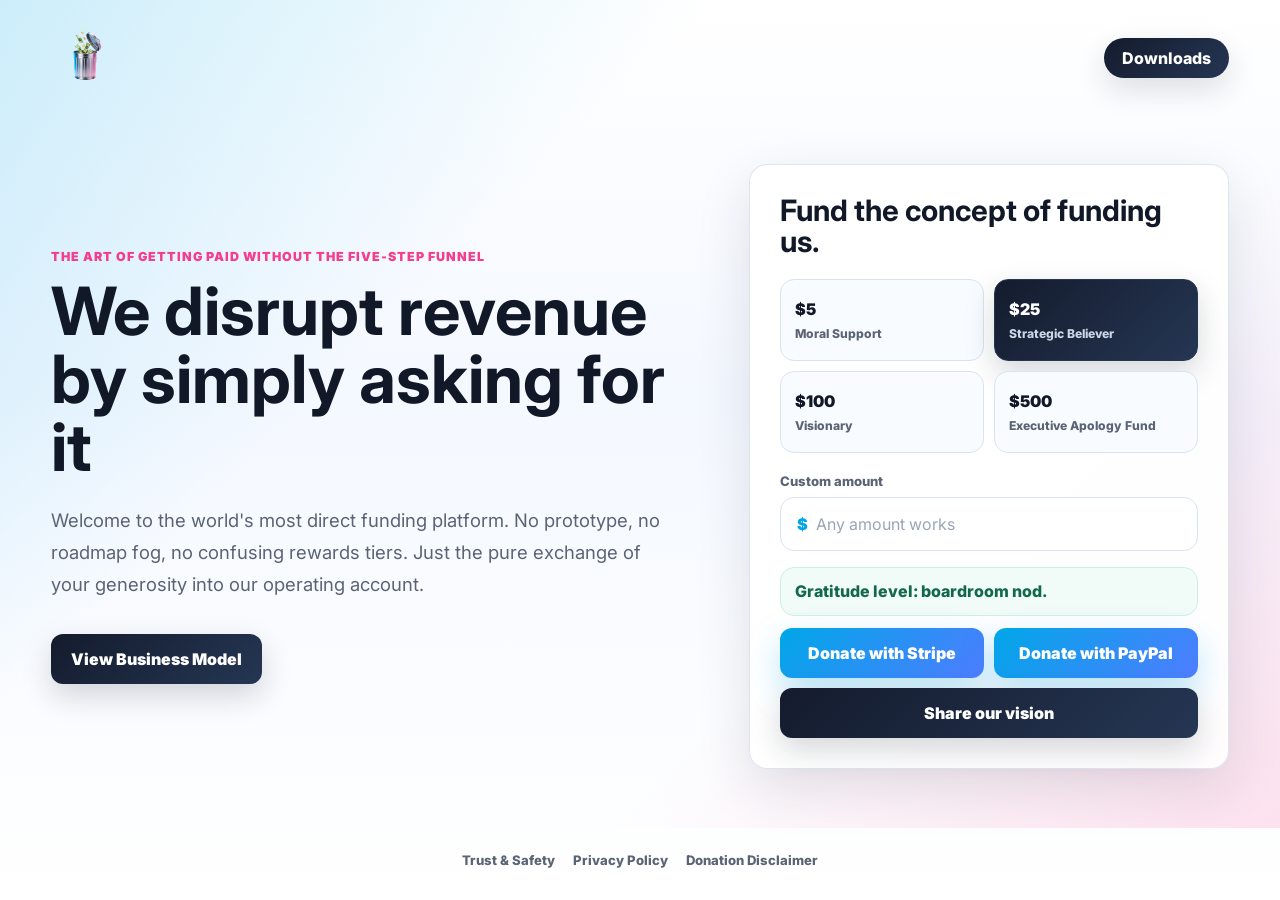
<file: index.html>
<!doctype html>
<html lang="en">
  <head>
    <meta charset="utf-8">
    <meta name="viewport" content="width=device-width, initial-scale=1">
    <title>iAcceptDonations.com: I Accept Donations Online</title>
    <meta
      name="description"
      content="The art of getting paid without the five-step funnel. We disrupt revenue by simply asking for it. Welcome to the world's most direct funding platform."
    >
    <link rel="canonical" href="https://www.iacceptdonations.com/">
    <meta property="og:type" content="website">
    <meta property="og:url" content="https://www.iacceptdonations.com/">
    <meta property="og:title" content="iAcceptDonations.com: I Accept Donations Online">
    <meta
      property="og:description"
      content="The art of getting paid without the five-step funnel. We disrupt revenue by simply asking for it. Welcome to the world's most direct funding platform."
    >
    <meta property="og:image" content="https://www.iacceptdonations.com/assets/stripe-money-trash-product-1024.jpg">
    <meta name="twitter:card" content="summary_large_image">
    <meta name="twitter:title" content="iAcceptDonations.com: I Accept Donations Online">
    <meta
      name="twitter:description"
      content="The art of getting paid without the five-step funnel. We disrupt revenue by simply asking for it. Welcome to the world's most direct funding platform."
    >
    <meta name="twitter:image" content="https://www.iacceptdonations.com/assets/stripe-money-trash-product-1024.jpg">
    <link rel="preconnect" href="https://fonts.googleapis.com">
    <link rel="preconnect" href="https://fonts.gstatic.com" crossorigin>
    <link
      href="https://fonts.googleapis.com/css2?family=Inter:wght@500;600;700;800;900&display=swap"
      rel="stylesheet"
    >
    <link rel="icon" href="/favicon.ico" sizes="any">
    <link rel="icon" href="/assets/favicon-48.png" type="image/png" sizes="48x48">
    <link rel="icon" href="/assets/favicon-96.png" type="image/png" sizes="96x96">
    <link rel="icon" href="/assets/favicon-192.png" type="image/png" sizes="192x192">
    <link rel="apple-touch-icon" href="/assets/favicon-192.png">
    <link rel="stylesheet" href="styles.css">
    <script async src="https://www.googletagmanager.com/gtag/js?id=G-SYH6QR9T3F"></script>
    <script>
      window.dataLayer = window.dataLayer || [];
      function gtag(){dataLayer.push(arguments);}
      gtag('js', new Date());
      gtag('config', 'G-SYH6QR9T3F');
    </script>
    <script type="application/ld+json">
      {
        "@context": "https://schema.org",
        "@graph": [
          {
            "@type": "WebSite",
            "@id": "https://www.iacceptdonations.com/#website",
            "name": "iAcceptDonations.com",
            "url": "https://www.iacceptdonations.com/",
            "description": "The art of getting paid without the five-step funnel. We disrupt revenue by simply asking for it. Welcome to the world's most direct funding platform.",
            "publisher": {
              "@id": "https://www.iacceptdonations.com/#organization"
            },
            "inLanguage": "en-US"
          },
          {
            "@type": "Organization",
            "@id": "https://www.iacceptdonations.com/#organization",
            "name": "I Accept Donations",
            "url": "https://www.iacceptdonations.com/",
            "logo": {
              "@type": "ImageObject",
              "url": "https://www.iacceptdonations.com/assets/stripe-money-trash-product-1024.jpg"
            }
          },
          {
            "@type": "WebPage",
            "@id": "https://www.iacceptdonations.com/#webpage",
            "url": "https://www.iacceptdonations.com/",
            "name": "iAcceptDonations.com: I Accept Donations Online",
            "description": "The art of getting paid without the five-step funnel. We disrupt revenue by simply asking for it. Welcome to the world's most direct funding platform.",
            "isPartOf": {
              "@id": "https://www.iacceptdonations.com/#website"
            },
            "about": {
              "@id": "https://www.iacceptdonations.com/#organization"
            },
            "inLanguage": "en-US"
          }
        ]
      }
    </script>
  </head>
  <body>
    <main class="page-shell">
      <section class="hero" aria-labelledby="page-title">
        <nav class="topbar" aria-label="Main navigation">
          <a class="brand" href="index.html" aria-label="iAcceptDonations.com home">
            <img class="brand-icon" src="assets/brand-trash-logo-128.png" alt="iAcceptDonations.com" width="68" height="68">
          </a>
          <a class="nav-downloads" href="downloads.html">Downloads</a>
        </nav>

        <div class="hero-grid">
          <div class="hero-copy">
            <p class="eyebrow">The art of getting paid without the five-step funnel</p>
            <h1 id="page-title">We disrupt revenue by simply asking for it</h1>
            <p class="lede">
              Welcome to the world's most direct funding platform. No prototype,
              no roadmap fog, no confusing rewards tiers. Just the pure exchange
              of your generosity into our operating account.
            </p>
            <div class="hero-actions">
              <a class="button secondary" href="business-model.html">View Business Model</a>
            </div>
          </div>

          <div class="hero-panel">
            <aside class="donation-card" id="donate" aria-labelledby="donate-title">
              <div class="card-header">
                <h2 id="donate-title">Fund the concept of funding us.</h2>
              </div>

              <div class="amount-grid" role="group" aria-label="Donation amounts">
                <button class="amount-button" data-amount="5">$5<span>Moral Support</span></button>
                <button class="amount-button active" data-amount="25">$25<span>Strategic Believer</span></button>
                <button class="amount-button" data-amount="100">$100<span>Visionary</span></button>
                <button class="amount-button" data-amount="500">$500<span>Executive Apology Fund</span></button>
              </div>

              <label class="custom-label" for="custom-amount">Custom amount</label>
              <div class="custom-row">
                <span aria-hidden="true">$</span>
                <input id="custom-amount" type="number" min="1" step="1" placeholder="Any amount works">
              </div>

              <p class="gratitude" aria-live="polite">
                Gratitude level: boardroom nod.
              </p>
              <div class="payment-actions" aria-label="Donation payment options">
                <button class="button donate-button stripe" type="button" data-provider="stripe">
                  Donate with Stripe
                </button>
                <button class="button donate-button paypal" type="button" data-provider="paypal">
                  Donate with PayPal
                </button>
              </div>
              <button class="button secondary share-vision-button" type="button">
                Share our vision
              </button>
            </aside>
          </div>
        </div>
      </section>

      <footer class="site-footer" aria-label="Site legal links">
        <a href="trust-safety.html">Trust & Safety</a>
        <a href="privacy.html">Privacy Policy</a>
        <a href="donation-disclaimer.html">Donation Disclaimer</a>
      </footer>
    </main>

    <div class="toast" role="status" aria-live="polite" hidden>
      Excellent decision. A payment link can be connected here.
    </div>

    <script src="script.js"></script>
  </body>
</html>
</file>
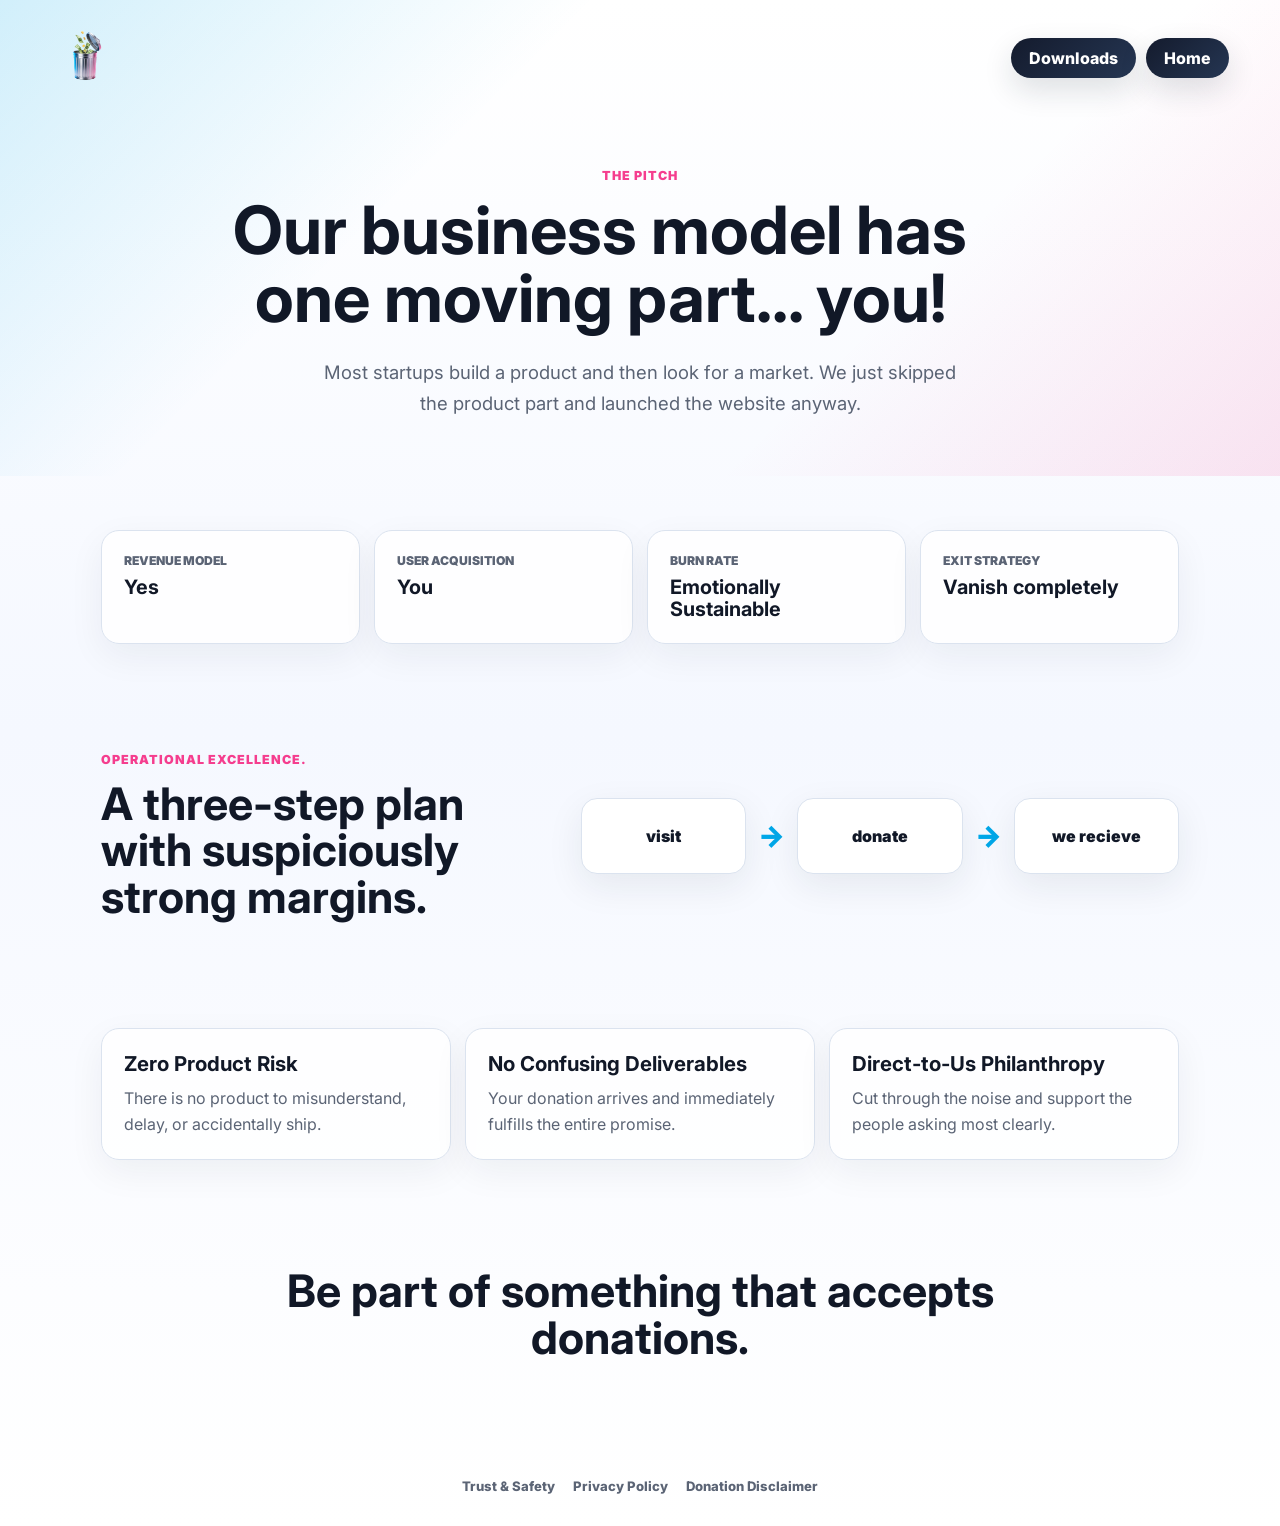
<file: business-model.html>
<!doctype html>
<html lang="en">
  <head>
    <meta charset="utf-8">
    <meta name="viewport" content="width=device-width, initial-scale=1">
    <title>Donation Business Model | iAcceptDonations.com</title>
    <meta
      name="description"
      content="A simple donation business model for a funny website built around accepting donations online."
    >
    <link rel="canonical" href="https://www.iacceptdonations.com/business-model.html">
    <meta property="og:type" content="website">
    <meta property="og:url" content="https://www.iacceptdonations.com/business-model.html">
    <meta property="og:title" content="The Business Model | iAcceptDonations.com">
    <meta
      property="og:description"
      content="Our business model has one moving part... you!"
    >
    <meta property="og:image" content="https://www.iacceptdonations.com/assets/stripe-money-trash-product-1024.jpg">
    <meta name="twitter:card" content="summary_large_image">
    <meta name="twitter:title" content="The Business Model | iAcceptDonations.com">
    <meta
      name="twitter:description"
      content="Our business model has one moving part... you!"
    >
    <meta name="twitter:image" content="https://www.iacceptdonations.com/assets/stripe-money-trash-product-1024.jpg">
    <link rel="preconnect" href="https://fonts.googleapis.com">
    <link rel="preconnect" href="https://fonts.gstatic.com" crossorigin>
    <link
      href="https://fonts.googleapis.com/css2?family=Inter:wght@500;600;700;800;900&display=swap"
      rel="stylesheet"
    >
    <link rel="icon" href="/favicon.ico" sizes="any">
    <link rel="icon" href="/assets/favicon-48.png" type="image/png" sizes="48x48">
    <link rel="icon" href="/assets/favicon-96.png" type="image/png" sizes="96x96">
    <link rel="icon" href="/assets/favicon-192.png" type="image/png" sizes="192x192">
    <link rel="apple-touch-icon" href="/assets/favicon-192.png">
    <link rel="stylesheet" href="styles.css">
    <script async src="https://www.googletagmanager.com/gtag/js?id=G-SYH6QR9T3F"></script>
    <script>
      window.dataLayer = window.dataLayer || [];
      function gtag(){dataLayer.push(arguments);}
      gtag('js', new Date());
      gtag('config', 'G-SYH6QR9T3F');
    </script>
    <script type="application/ld+json">
      {
        "@context": "https://schema.org",
        "@type": "WebPage",
        "@id": "https://www.iacceptdonations.com/business-model.html#webpage",
        "url": "https://www.iacceptdonations.com/business-model.html",
        "name": "Donation Business Model | iAcceptDonations.com",
        "description": "A simple donation business model for a funny website built around accepting donations online.",
        "isPartOf": {
          "@id": "https://www.iacceptdonations.com/#website"
        },
        "inLanguage": "en-US"
      }
    </script>
  </head>
  <body>
    <main class="page-shell business-page">
      <section class="business-hero" aria-labelledby="business-title">
        <nav class="topbar" aria-label="Business model navigation">
          <a class="brand" href="index.html" aria-label="iAcceptDonations.com home">
            <img class="brand-logo" src="assets/brand-trash-logo-128.png" alt="iAcceptDonations.com" width="68" height="68">
          </a>
          <div class="nav-actions">
            <a class="nav-downloads" href="downloads.html">Downloads</a>
            <a class="nav-downloads" href="index.html">Home</a>
          </div>
        </nav>

        <div class="business-intro">
          <p class="eyebrow">The pitch</p>
          <h1 id="business-title">Our business model has one moving part... you!</h1>
          <p class="lede">
            Most startups build a product and then look for a market. We just
            skipped the product part and launched the website anyway.
          </p>
        </div>
      </section>

      <section class="metrics" aria-label="Company metrics">
        <div>
          <span>Revenue Model</span>
          <strong>Yes</strong>
        </div>
        <div>
          <span>User Acquisition</span>
          <strong>You</strong>
        </div>
        <div>
          <span>Burn Rate</span>
          <strong>Emotionally Sustainable</strong>
        </div>
        <div>
          <span>Exit Strategy</span>
          <strong>Vanish completely</strong>
        </div>
      </section>

      <section class="model" aria-labelledby="model-title">
        <div class="section-copy">
          <p class="eyebrow">Operational excellence.</p>
          <h2 id="model-title">A three-step plan with suspiciously strong margins.</h2>
        </div>
        <div class="flow" aria-label="Donation business model">
          <div>visit</div>
          <span aria-hidden="true">&rarr;</span>
          <div>donate</div>
          <span aria-hidden="true">&rarr;</span>
          <div>we recieve</div>
        </div>
      </section>

      <section class="values" aria-label="Value propositions">
        <article>
          <h3>Zero Product Risk</h3>
          <p>There is no product to misunderstand, delay, or accidentally ship.</p>
        </article>
        <article>
          <h3>No Confusing Deliverables</h3>
          <p>Your donation arrives and immediately fulfills the entire promise.</p>
        </article>
        <article>
          <h3>Direct-to-Us Philanthropy</h3>
          <p>Cut through the noise and support the people asking most clearly.</p>
        </article>
      </section>

      <section class="closing" aria-labelledby="closing-title">
        <h2 id="closing-title">Be part of something that accepts donations.</h2>
      </section>
      <footer class="site-footer" aria-label="Site legal links">
        <a href="trust-safety.html">Trust & Safety</a>
        <a href="privacy.html">Privacy Policy</a>
        <a href="donation-disclaimer.html">Donation Disclaimer</a>
      </footer>
    </main>
  </body>
</html>
</file>
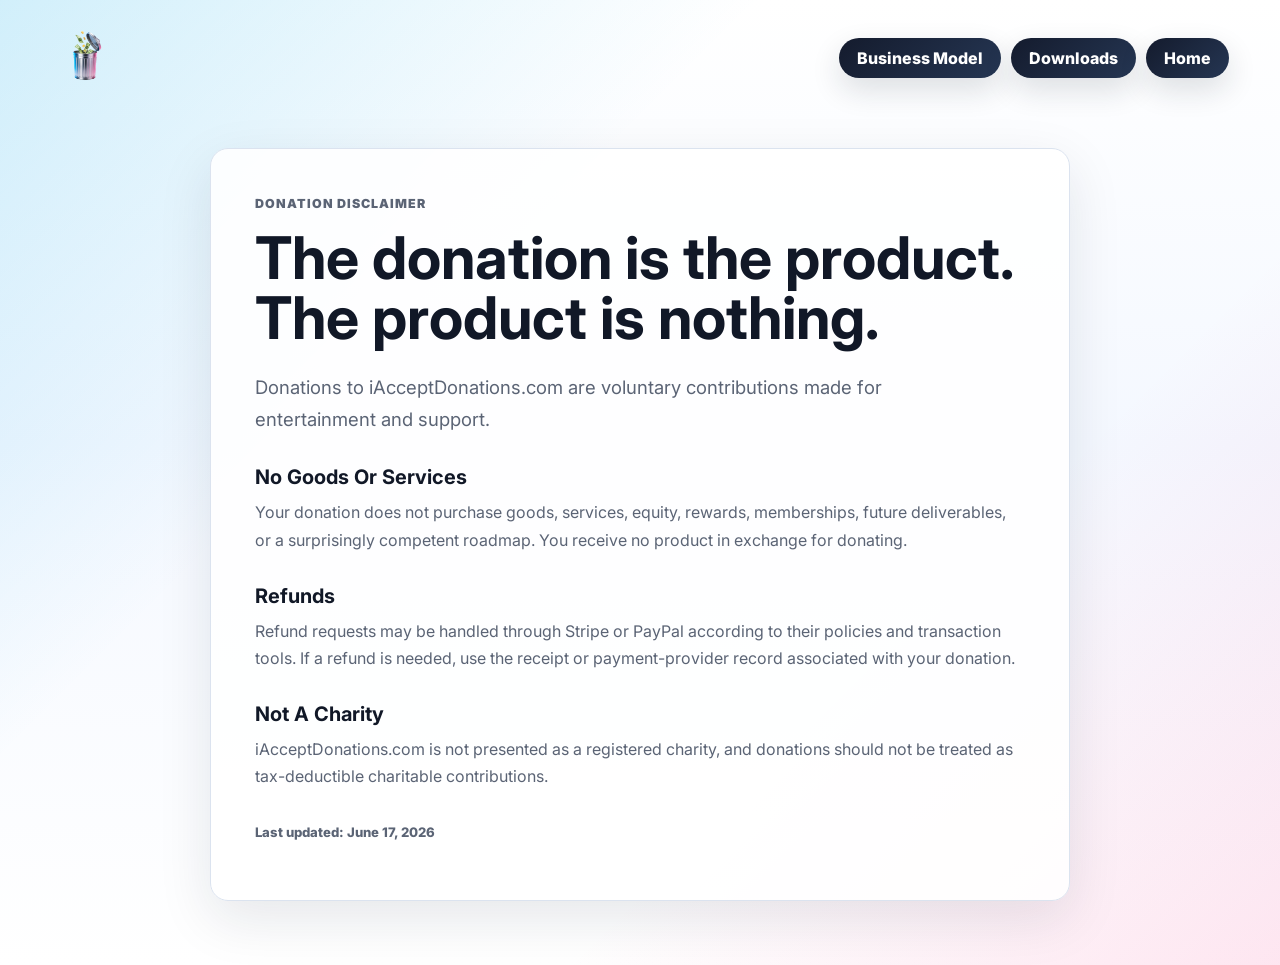
<file: donation-disclaimer.html>
<!doctype html>
<html lang="en">
  <head>
    <meta charset="utf-8">
    <meta name="viewport" content="width=device-width, initial-scale=1">
    <title>Donation Disclaimer | iAcceptDonations.com</title>
    <meta
      name="description"
      content="Donation and refund disclaimer for voluntary donations through iAcceptDonations.com."
    >
    <link rel="canonical" href="https://www.iacceptdonations.com/donation-disclaimer.html">
    <meta property="og:type" content="website">
    <meta property="og:url" content="https://www.iacceptdonations.com/donation-disclaimer.html">
    <meta property="og:title" content="Donation Disclaimer | iAcceptDonations.com">
    <meta
      property="og:description"
      content="The donation is the product. The product is nothing."
    >
    <meta property="og:image" content="https://www.iacceptdonations.com/assets/stripe-money-trash-product-1024.jpg">
    <meta name="twitter:card" content="summary_large_image">
    <meta name="twitter:title" content="Donation Disclaimer | iAcceptDonations.com">
    <meta
      name="twitter:description"
      content="The donation is the product. The product is nothing."
    >
    <meta name="twitter:image" content="https://www.iacceptdonations.com/assets/stripe-money-trash-product-1024.jpg">
    <link rel="preconnect" href="https://fonts.googleapis.com">
    <link rel="preconnect" href="https://fonts.gstatic.com" crossorigin>
    <link
      href="https://fonts.googleapis.com/css2?family=Inter:wght@500;600;700;800;900&display=swap"
      rel="stylesheet"
    >
    <link rel="icon" href="/favicon.ico" sizes="any">
    <link rel="icon" href="/assets/favicon-48.png" type="image/png" sizes="48x48">
    <link rel="icon" href="/assets/favicon-96.png" type="image/png" sizes="96x96">
    <link rel="icon" href="/assets/favicon-192.png" type="image/png" sizes="192x192">
    <link rel="apple-touch-icon" href="/assets/favicon-192.png">
    <link rel="stylesheet" href="styles.css">
    <script async src="https://www.googletagmanager.com/gtag/js?id=G-SYH6QR9T3F"></script>
    <script>
      window.dataLayer = window.dataLayer || [];
      function gtag(){dataLayer.push(arguments);}
      gtag('js', new Date());
      gtag('config', 'G-SYH6QR9T3F');
    </script>
    <script type="application/ld+json">
      {
        "@context": "https://schema.org",
        "@type": "WebPage",
        "@id": "https://www.iacceptdonations.com/donation-disclaimer.html#webpage",
        "url": "https://www.iacceptdonations.com/donation-disclaimer.html",
        "name": "Donation Disclaimer | iAcceptDonations.com",
        "description": "Donation and refund disclaimer for voluntary donations through iAcceptDonations.com.",
        "isPartOf": {
          "@id": "https://www.iacceptdonations.com/#website"
        },
        "inLanguage": "en-US"
      }
    </script>
  </head>
  <body>
    <main class="page-shell legal-page">
      <section class="legal-hero" aria-labelledby="disclaimer-title">
        <nav class="topbar" aria-label="Donation disclaimer navigation">
          <a class="brand" href="index.html" aria-label="iAcceptDonations.com home">
            <img class="brand-icon" src="assets/brand-trash-logo-128.png" alt="iAcceptDonations.com" width="68" height="68">
          </a>
          <div class="nav-actions">
            <a class="nav-downloads" href="business-model.html">Business Model</a>
            <a class="nav-downloads" href="downloads.html">Downloads</a>
            <a class="nav-downloads" href="index.html">Home</a>
          </div>
        </nav>

        <article class="legal-card">
          <p class="eyebrow">Donation Disclaimer</p>
          <h1 id="disclaimer-title">The donation is the product. The product is nothing.</h1>
          <p class="lede">
            Donations to iAcceptDonations.com are voluntary contributions made for entertainment and support.
          </p>

          <h2>No Goods Or Services</h2>
          <p>
            Your donation does not purchase goods, services, equity, rewards, memberships, future deliverables, or a
            surprisingly competent roadmap. You receive no product in exchange for donating.
          </p>

          <h2>Refunds</h2>
          <p>
            Refund requests may be handled through Stripe or PayPal according to their policies and transaction tools.
            If a refund is needed, use the receipt or payment-provider record associated with your donation.
          </p>

          <h2>Not A Charity</h2>
          <p>
            iAcceptDonations.com is not presented as a registered charity, and donations should
            not be treated as tax-deductible charitable contributions.
          </p>

          <p class="legal-updated">Last updated: June 17, 2026</p>
        </article>
      </section>
    </main>
  </body>
</html>
</file>
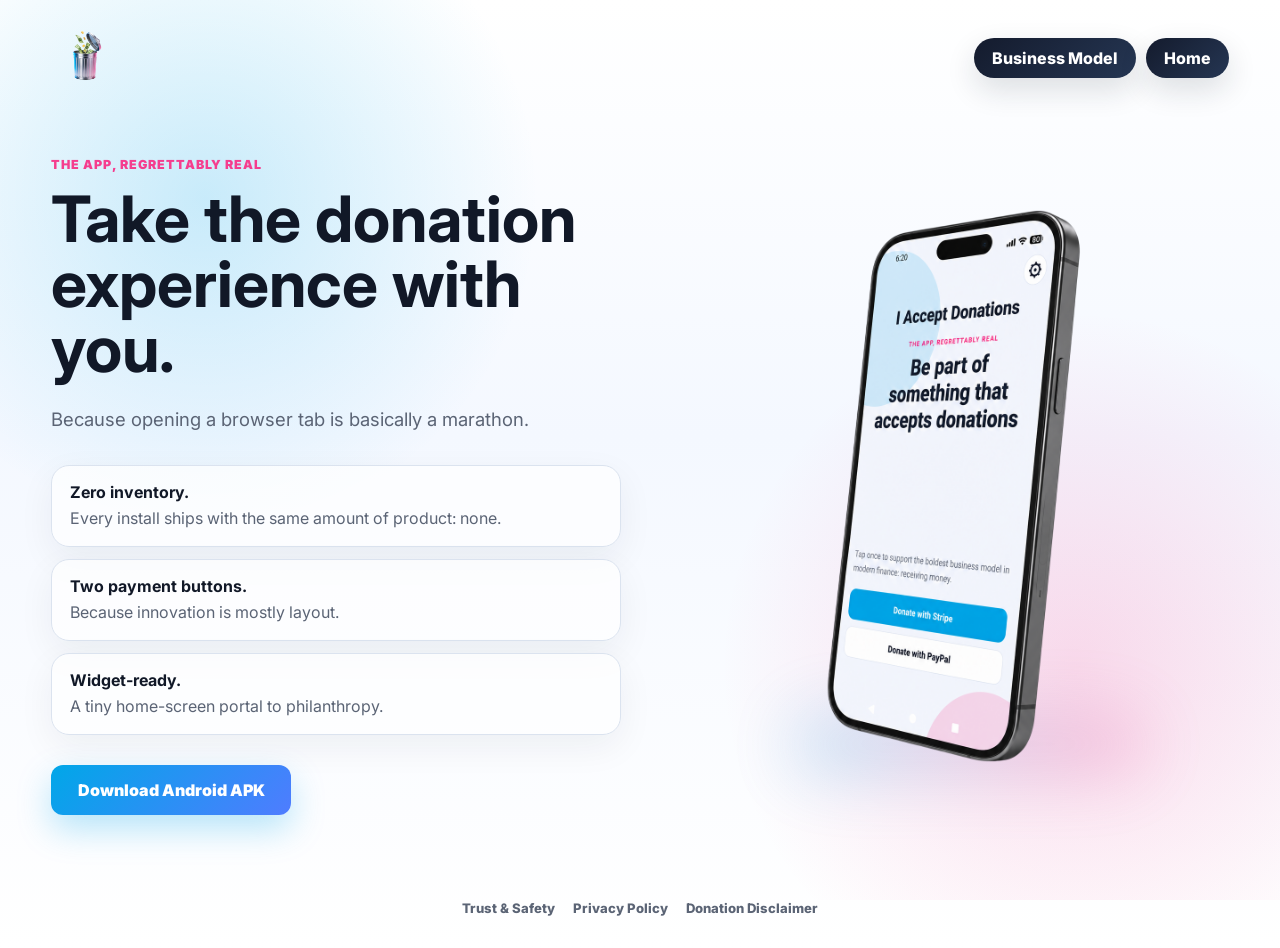
<file: downloads.html>
<!doctype html>
<html lang="en">
  <head>
    <meta charset="utf-8">
    <meta name="viewport" content="width=device-width, initial-scale=1">
    <title>Donation App Download | iAcceptDonations.com</title>
    <meta
      name="description"
      content="Download the Android donation app for iAcceptDonations.com, a funny way to reach Stripe and PayPal donation checkout."
    >
    <link rel="canonical" href="https://www.iacceptdonations.com/downloads.html">
    <meta property="og:type" content="website">
    <meta property="og:url" content="https://www.iacceptdonations.com/downloads.html">
    <meta property="og:title" content="Download the App | iAcceptDonations.com">
    <meta
      property="og:description"
      content="The app, regrettably real. Because opening a browser tab is basically a marathon."
    >
    <meta property="og:image" content="https://www.iacceptdonations.com/assets/cd8bec5d-7315-4aa8-8341-45b030c62050-Photoroom.png">
    <meta name="twitter:card" content="summary_large_image">
    <meta name="twitter:title" content="Download the App | iAcceptDonations.com">
    <meta
      name="twitter:description"
      content="The app, regrettably real. Because opening a browser tab is basically a marathon."
    >
    <meta name="twitter:image" content="https://www.iacceptdonations.com/assets/cd8bec5d-7315-4aa8-8341-45b030c62050-Photoroom.png">
    <link rel="preconnect" href="https://fonts.googleapis.com">
    <link rel="preconnect" href="https://fonts.gstatic.com" crossorigin>
    <link
      href="https://fonts.googleapis.com/css2?family=Inter:wght@500;600;700;800;900&display=swap"
      rel="stylesheet"
    >
    <link rel="icon" href="/favicon.ico" sizes="any">
    <link rel="icon" href="/assets/favicon-48.png" type="image/png" sizes="48x48">
    <link rel="icon" href="/assets/favicon-96.png" type="image/png" sizes="96x96">
    <link rel="icon" href="/assets/favicon-192.png" type="image/png" sizes="192x192">
    <link rel="apple-touch-icon" href="/assets/favicon-192.png">
    <link rel="stylesheet" href="styles.css">
    <script async src="https://www.googletagmanager.com/gtag/js?id=G-SYH6QR9T3F"></script>
    <script>
      window.dataLayer = window.dataLayer || [];
      function gtag(){dataLayer.push(arguments);}
      gtag('js', new Date());
      gtag('config', 'G-SYH6QR9T3F');
    </script>
    <script type="application/ld+json">
      {
        "@context": "https://schema.org",
        "@graph": [
          {
            "@type": "WebPage",
            "@id": "https://www.iacceptdonations.com/downloads.html#webpage",
            "url": "https://www.iacceptdonations.com/downloads.html",
            "name": "Donation App Download | iAcceptDonations.com",
            "description": "Download the Android donation app for iAcceptDonations.com, a funny way to reach Stripe and PayPal donation checkout.",
            "isPartOf": {
              "@id": "https://www.iacceptdonations.com/#website"
            },
            "inLanguage": "en-US"
          },
          {
            "@type": "SoftwareApplication",
            "@id": "https://www.iacceptdonations.com/downloads.html#android-app",
            "name": "I Accept Donations",
            "applicationCategory": "FinanceApplication",
            "operatingSystem": "Android",
            "url": "https://www.iacceptdonations.com/downloads.html",
            "downloadUrl": "https://github.com/Burberrygit/iacceptdonations.com/releases/download/android-v2.0.0/i-accept-donations.apk",
            "description": "An Android app for opening Stripe and PayPal donation checkout for iAcceptDonations.com.",
            "offers": {
              "@type": "Offer",
              "price": "0",
              "priceCurrency": "USD"
            }
          }
        ]
      }
    </script>
  </head>
  <body>
    <main class="page-shell downloads-page">
      <section class="downloads-hero" aria-labelledby="downloads-title">
        <nav class="topbar" aria-label="Downloads navigation">
          <a class="brand" href="index.html" aria-label="iAcceptDonations.com home">
            <img class="brand-icon" src="assets/brand-trash-logo-128.png" alt="iAcceptDonations.com" width="68" height="68">
          </a>
          <div class="nav-actions">
            <a class="nav-downloads" href="business-model.html">Business Model</a>
            <a class="nav-downloads" href="index.html">Home</a>
          </div>
        </nav>

        <div class="downloads-grid">
          <div class="downloads-copy">
            <p class="eyebrow">The app, regrettably real</p>
            <h1 id="downloads-title">Take the donation experience with you.</h1>
            <p class="lede">
              Because opening a browser tab is basically a marathon.
            </p>

            <figure class="app-preview app-preview-mobile">
              <img
                src="assets/cd8bec5d-7315-4aa8-8341-45b030c62050-Photoroom.png"
                alt="Phone mockup showing the I Accept Donations app"
              >
            </figure>

            <div class="download-lines" aria-label="App highlights">
              <div>
                <strong>Zero inventory.</strong>
                <span>Every install ships with the same amount of product: none.</span>
              </div>
              <div>
                <strong>Two payment buttons.</strong>
                <span>Because innovation is mostly layout.</span>
              </div>
              <div>
                <strong>Widget-ready.</strong>
                <span>A tiny home-screen portal to philanthropy.</span>
              </div>
            </div>

            <a
              class="button primary download-apk-button"
              href="https://github.com/Burberrygit/iacceptdonations.com/releases/download/android-v2.0.0/i-accept-donations.apk"
            >
              Download Android APK
            </a>
          </div>

          <figure class="app-preview">
            <img
              src="assets/cd8bec5d-7315-4aa8-8341-45b030c62050-Photoroom.png"
              alt="Phone mockup showing the I Accept Donations app"
            >
          </figure>
        </div>
      </section>
      <footer class="site-footer" aria-label="Site legal links">
        <a href="trust-safety.html">Trust & Safety</a>
        <a href="privacy.html">Privacy Policy</a>
        <a href="donation-disclaimer.html">Donation Disclaimer</a>
      </footer>
    </main>
    <script>
      const downloadButton = document.querySelector(".download-apk-button");

      downloadButton?.addEventListener("click", () => {
        if (typeof window.gtag !== "function") {
          return;
        }

        window.gtag("event", "download_apk", {
          event_category: "downloads",
          file_name: "i-accept-donations.apk",
          link_url: downloadButton.href,
          transport_type: "beacon"
        });
      });
    </script>
  </body>
</html>
</file>
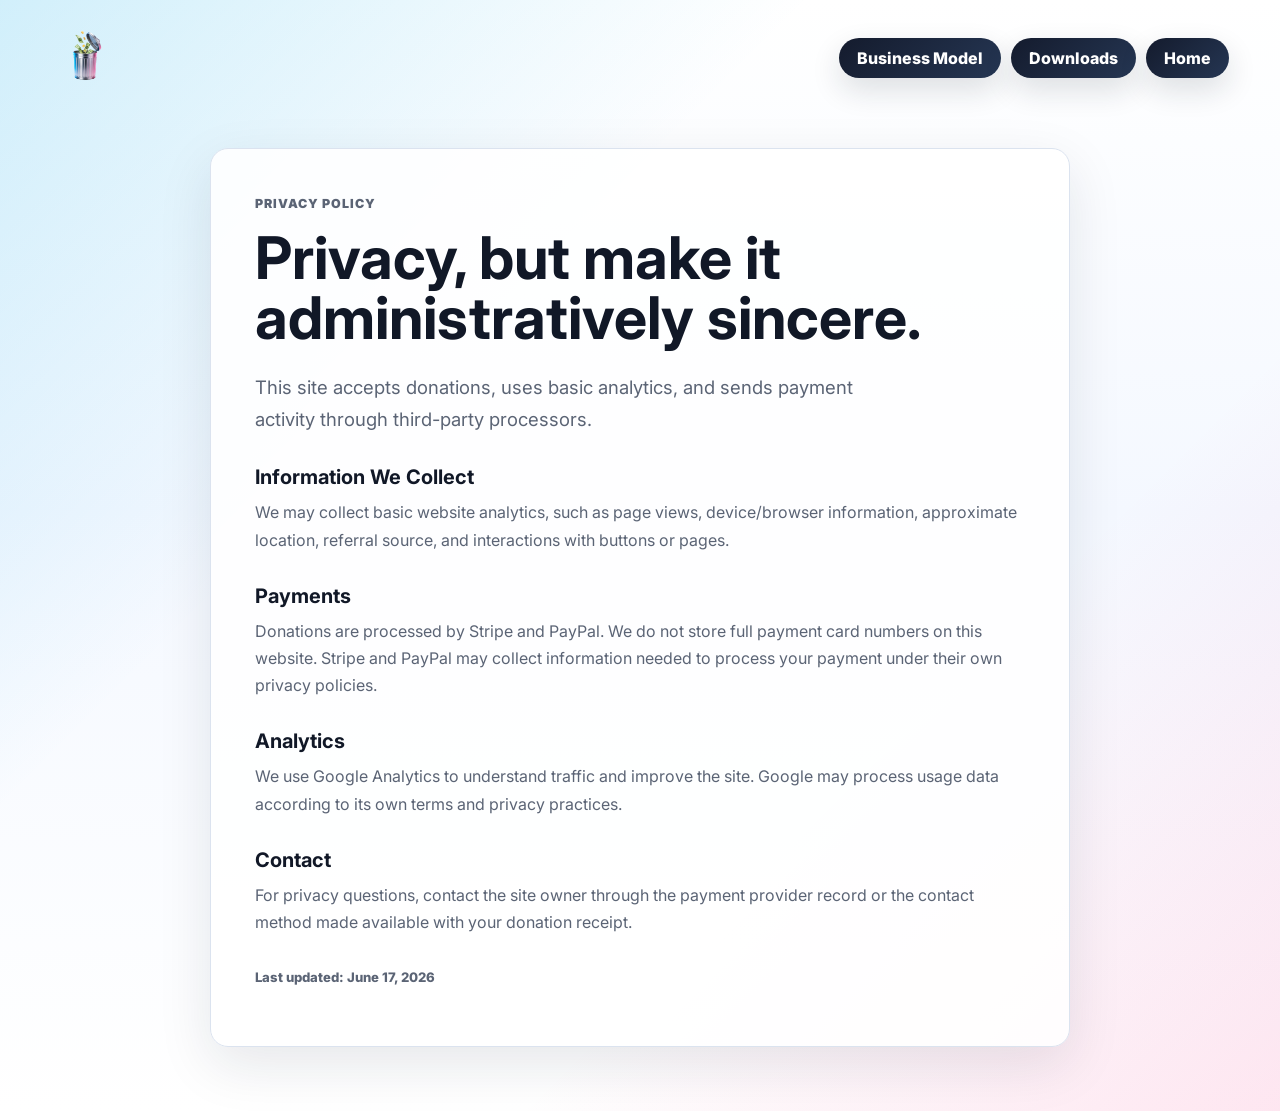
<file: privacy.html>
<!doctype html>
<html lang="en">
  <head>
    <meta charset="utf-8">
    <meta name="viewport" content="width=device-width, initial-scale=1">
    <title>Privacy Policy | iAcceptDonations.com</title>
    <meta
      name="description"
      content="Privacy policy for iAcceptDonations.com, including analytics and third-party donation payment processing."
    >
    <link rel="canonical" href="https://www.iacceptdonations.com/privacy.html">
    <meta property="og:type" content="website">
    <meta property="og:url" content="https://www.iacceptdonations.com/privacy.html">
    <meta property="og:title" content="Privacy Policy | iAcceptDonations.com">
    <meta
      property="og:description"
      content="Privacy, but make it administratively sincere."
    >
    <meta property="og:image" content="https://www.iacceptdonations.com/assets/stripe-money-trash-product-1024.jpg">
    <meta name="twitter:card" content="summary_large_image">
    <meta name="twitter:title" content="Privacy Policy | iAcceptDonations.com">
    <meta
      name="twitter:description"
      content="Privacy, but make it administratively sincere."
    >
    <meta name="twitter:image" content="https://www.iacceptdonations.com/assets/stripe-money-trash-product-1024.jpg">
    <link rel="preconnect" href="https://fonts.googleapis.com">
    <link rel="preconnect" href="https://fonts.gstatic.com" crossorigin>
    <link
      href="https://fonts.googleapis.com/css2?family=Inter:wght@500;600;700;800;900&display=swap"
      rel="stylesheet"
    >
    <link rel="icon" href="/favicon.ico" sizes="any">
    <link rel="icon" href="/assets/favicon-48.png" type="image/png" sizes="48x48">
    <link rel="icon" href="/assets/favicon-96.png" type="image/png" sizes="96x96">
    <link rel="icon" href="/assets/favicon-192.png" type="image/png" sizes="192x192">
    <link rel="apple-touch-icon" href="/assets/favicon-192.png">
    <link rel="stylesheet" href="styles.css">
    <script async src="https://www.googletagmanager.com/gtag/js?id=G-SYH6QR9T3F"></script>
    <script>
      window.dataLayer = window.dataLayer || [];
      function gtag(){dataLayer.push(arguments);}
      gtag('js', new Date());
      gtag('config', 'G-SYH6QR9T3F');
    </script>
    <script type="application/ld+json">
      {
        "@context": "https://schema.org",
        "@type": "WebPage",
        "@id": "https://www.iacceptdonations.com/privacy.html#webpage",
        "url": "https://www.iacceptdonations.com/privacy.html",
        "name": "Privacy Policy | iAcceptDonations.com",
        "description": "Privacy policy for iAcceptDonations.com, including analytics and third-party donation payment processing.",
        "isPartOf": {
          "@id": "https://www.iacceptdonations.com/#website"
        },
        "inLanguage": "en-US"
      }
    </script>
  </head>
  <body>
    <main class="page-shell legal-page">
      <section class="legal-hero" aria-labelledby="privacy-title">
        <nav class="topbar" aria-label="Privacy navigation">
          <a class="brand" href="index.html" aria-label="iAcceptDonations.com home">
            <img class="brand-icon" src="assets/brand-trash-logo-128.png" alt="iAcceptDonations.com" width="68" height="68">
          </a>
          <div class="nav-actions">
            <a class="nav-downloads" href="business-model.html">Business Model</a>
            <a class="nav-downloads" href="downloads.html">Downloads</a>
            <a class="nav-downloads" href="index.html">Home</a>
          </div>
        </nav>

        <article class="legal-card">
          <p class="eyebrow">Privacy Policy</p>
          <h1 id="privacy-title">Privacy, but make it administratively sincere.</h1>
          <p class="lede">
            This site accepts donations, uses basic analytics, and sends payment activity through third-party processors.
          </p>

          <h2>Information We Collect</h2>
          <p>
            We may collect basic website analytics, such as page views, device/browser information, approximate location,
            referral source, and interactions with buttons or pages.
          </p>

          <h2>Payments</h2>
          <p>
            Donations are processed by Stripe and PayPal. We do not store full payment card numbers on this website.
            Stripe and PayPal may collect information needed to process your payment under their own privacy policies.
          </p>

          <h2>Analytics</h2>
          <p>
            We use Google Analytics to understand traffic and improve the site. Google may process usage data according
            to its own terms and privacy practices.
          </p>

          <h2>Contact</h2>
          <p>
            For privacy questions, contact the site owner through the payment provider record or the contact method made
            available with your donation receipt.
          </p>

          <p class="legal-updated">Last updated: June 17, 2026</p>
        </article>
      </section>
    </main>
  </body>
</html>
</file>
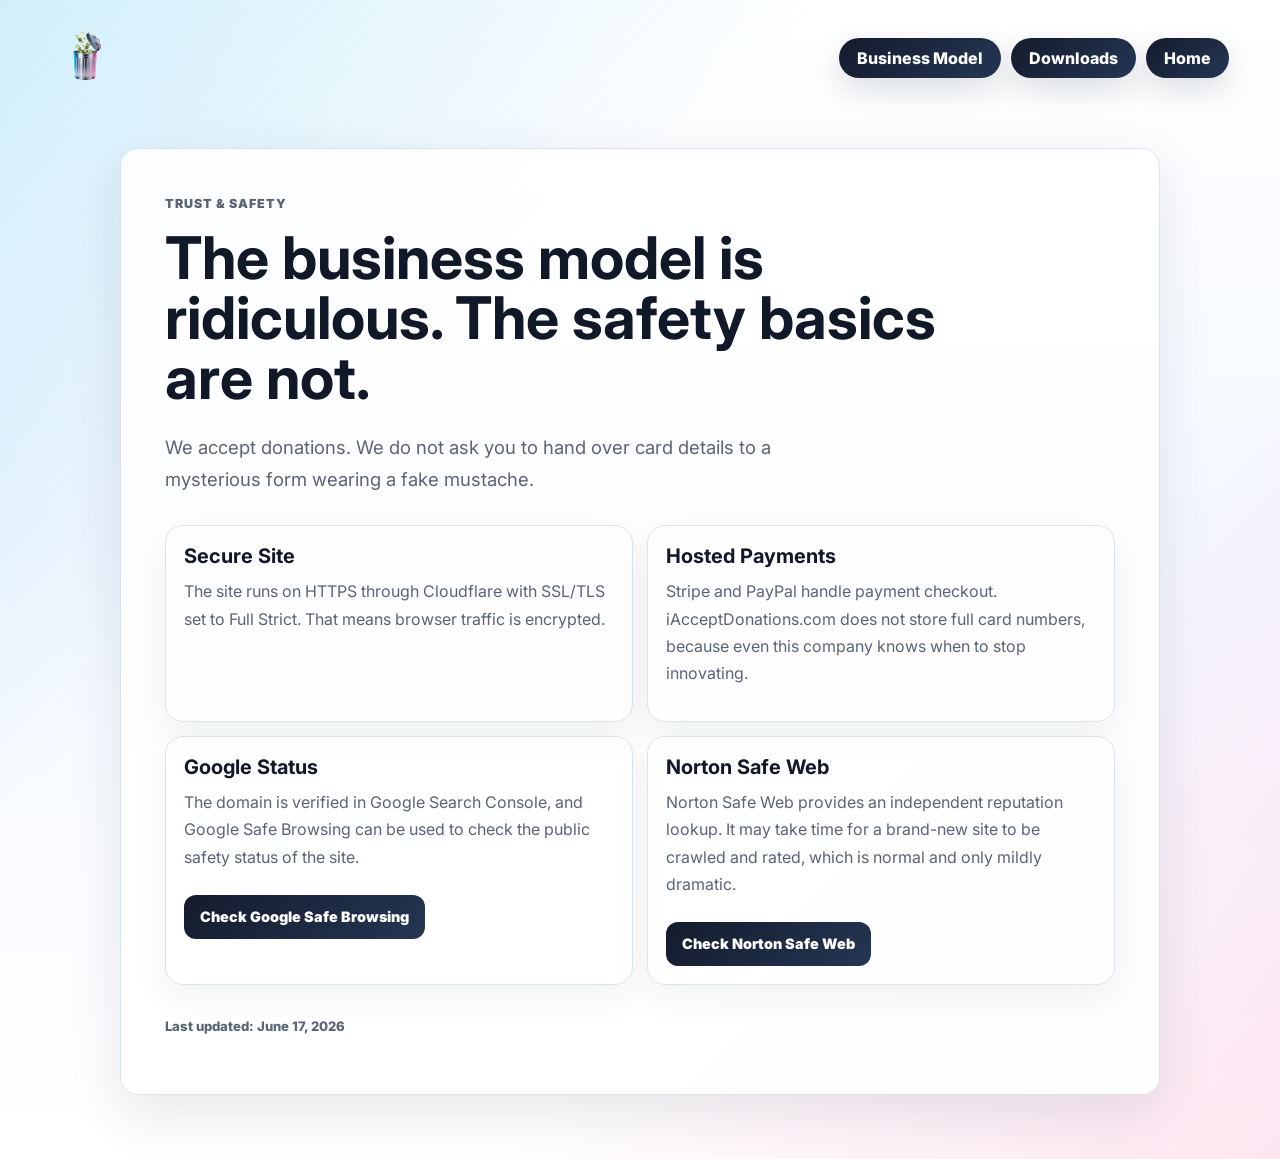
<file: trust-safety.html>
<!doctype html>
<html lang="en">
  <head>
    <meta charset="utf-8">
    <meta name="viewport" content="width=device-width, initial-scale=1">
    <title>Trust & Safety | iAcceptDonations.com</title>
    <meta
      name="description"
      content="Trust and safety information for iAcceptDonations.com, including HTTPS, Stripe, PayPal, Google Safe Browsing, and Norton Safe Web."
    >
    <link rel="canonical" href="https://www.iacceptdonations.com/trust-safety.html">
    <meta property="og:type" content="website">
    <meta property="og:url" content="https://www.iacceptdonations.com/trust-safety.html">
    <meta property="og:title" content="Trust & Safety | iAcceptDonations.com">
    <meta
      property="og:description"
      content="The business model is ridiculous. The safety basics are not."
    >
    <meta property="og:image" content="https://www.iacceptdonations.com/assets/stripe-money-trash-product-1024.jpg">
    <meta name="twitter:card" content="summary_large_image">
    <meta name="twitter:title" content="Trust & Safety | iAcceptDonations.com">
    <meta
      name="twitter:description"
      content="The business model is ridiculous. The safety basics are not."
    >
    <meta name="twitter:image" content="https://www.iacceptdonations.com/assets/stripe-money-trash-product-1024.jpg">
    <link rel="preconnect" href="https://fonts.googleapis.com">
    <link rel="preconnect" href="https://fonts.gstatic.com" crossorigin>
    <link
      href="https://fonts.googleapis.com/css2?family=Inter:wght@500;600;700;800;900&display=swap"
      rel="stylesheet"
    >
    <link rel="icon" href="/favicon.ico" sizes="any">
    <link rel="icon" href="/assets/favicon-48.png" type="image/png" sizes="48x48">
    <link rel="icon" href="/assets/favicon-96.png" type="image/png" sizes="96x96">
    <link rel="icon" href="/assets/favicon-192.png" type="image/png" sizes="192x192">
    <link rel="apple-touch-icon" href="/assets/favicon-192.png">
    <link rel="stylesheet" href="styles.css">
    <script async src="https://www.googletagmanager.com/gtag/js?id=G-SYH6QR9T3F"></script>
    <script>
      window.dataLayer = window.dataLayer || [];
      function gtag(){dataLayer.push(arguments);}
      gtag('js', new Date());
      gtag('config', 'G-SYH6QR9T3F');
    </script>
    <script type="application/ld+json">
      {
        "@context": "https://schema.org",
        "@type": "WebPage",
        "@id": "https://www.iacceptdonations.com/trust-safety.html#webpage",
        "url": "https://www.iacceptdonations.com/trust-safety.html",
        "name": "Trust & Safety | iAcceptDonations.com",
        "description": "Trust and safety information for iAcceptDonations.com, including HTTPS, Stripe, PayPal, Google Safe Browsing, and Norton Safe Web.",
        "isPartOf": {
          "@id": "https://www.iacceptdonations.com/#website"
        },
        "inLanguage": "en-US"
      }
    </script>
  </head>
  <body>
    <main class="page-shell legal-page">
      <section class="legal-hero" aria-labelledby="trust-title">
        <nav class="topbar" aria-label="Trust and safety navigation">
          <a class="brand" href="index.html" aria-label="iAcceptDonations.com home">
            <img class="brand-icon" src="assets/brand-trash-logo-128.png" alt="iAcceptDonations.com" width="68" height="68">
          </a>
          <div class="nav-actions">
            <a class="nav-downloads" href="business-model.html">Business Model</a>
            <a class="nav-downloads" href="downloads.html">Downloads</a>
            <a class="nav-downloads" href="index.html">Home</a>
          </div>
        </nav>

        <article class="legal-card trust-card">
          <p class="eyebrow">Trust & Safety</p>
          <h1 id="trust-title">The business model is ridiculous. The safety basics are not.</h1>
          <p class="lede">
            We accept donations. We do not ask you to hand over card details to a mysterious form wearing a fake mustache.
          </p>

          <div class="trust-grid" aria-label="Trust and safety details">
            <section>
              <h2>Secure Site</h2>
              <p>
                The site runs on HTTPS through Cloudflare with SSL/TLS set to Full Strict. That means browser traffic is
                encrypted.
              </p>
            </section>

            <section>
              <h2>Hosted Payments</h2>
              <p>
                Stripe and PayPal handle payment checkout. iAcceptDonations.com does not store full card numbers,
                because even this company knows when to stop innovating.
              </p>
            </section>

            <section>
              <h2>Google Status</h2>
              <p>
                The domain is verified in Google Search Console, and Google Safe Browsing can be used to check the
                public safety status of the site.
              </p>
              <a
                class="trust-link"
                href="https://transparencyreport.google.com/safe-browsing/search?url=iacceptdonations.com"
                target="_blank"
                rel="noopener noreferrer"
              >
                Check Google Safe Browsing
              </a>
            </section>

            <section>
              <h2>Norton Safe Web</h2>
              <p>
                Norton Safe Web provides an independent reputation lookup. It may take time for a brand-new site to be
                crawled and rated, which is normal and only mildly dramatic.
              </p>
              <a
                class="trust-link"
                href="https://safeweb.norton.com/report/show?url=iacceptdonations.com"
                target="_blank"
                rel="noopener noreferrer"
              >
                Check Norton Safe Web
              </a>
            </section>
          </div>

          <p class="legal-updated">Last updated: June 17, 2026</p>
        </article>
      </section>
    </main>
  </body>
</html>
</file>
<file: styles.css>
:root {
  color-scheme: light;
  --ink: #111827;
  --muted: #5b6475;
  --soft: #f6f8fb;
  --paper: #ffffff;
  --line: #dbe3ef;
  --cyan: #00a7e8;
  --pink: #f53d8e;
  --green: #25c685;
  --navy: #172033;
  --shadow: 0 24px 80px rgba(23, 32, 51, 0.14);
}

* {
  box-sizing: border-box;
}

html {
  scroll-behavior: smooth;
}

body {
  margin: 0;
  background:
    linear-gradient(180deg, #ffffff 0%, #f4f8ff 44%, #ffffff 100%),
    var(--paper);
  color: var(--ink);
  font-family: Inter, system-ui, -apple-system, BlinkMacSystemFont, "Segoe UI", sans-serif;
}

button,
input {
  font: inherit;
}

img {
  display: block;
  max-width: 100%;
}

.page-shell {
  display: flex;
  flex-direction: column;
  min-height: 100vh;
  overflow: hidden;
}

.hero {
  min-height: 92vh;
  padding: 24px clamp(18px, 4vw, 64px) 58px;
  position: relative;
}

.hero::before {
  background:
    linear-gradient(135deg, rgba(0, 167, 232, 0.2), transparent 34%),
    linear-gradient(315deg, rgba(245, 61, 142, 0.15), transparent 32%);
  content: "";
  inset: 0;
  pointer-events: none;
  position: absolute;
}

.hero > * {
  position: relative;
}

.topbar {
  align-items: center;
  display: flex;
  justify-content: space-between;
  margin: 0 auto;
  max-width: 1180px;
  padding: 0;
}

.brand,
.nav-donate,
.nav-downloads,
.button {
  text-decoration: none;
}

.brand {
  align-items: center;
  color: var(--ink);
  display: inline-flex;
  font-weight: 900;
  gap: 10px;
}

.brand-logo {
  height: 68px;
  max-width: 68px;
  width: auto;
}

.brand-icon {
  height: 68px;
  width: 68px;
}

.nav-donate {
  background: var(--ink);
  border-radius: 999px;
  color: white;
  font-weight: 800;
  padding: 10px 18px;
}

.nav-downloads {
  background: linear-gradient(135deg, #141b2d, #253653);
  border-radius: 999px;
  box-shadow: 0 12px 30px rgba(23, 32, 51, 0.14);
  color: white;
  font-weight: 800;
  padding: 10px 18px;
}

.nav-actions {
  align-items: center;
  display: flex;
  gap: 10px;
}

.nav-link {
  color: var(--navy);
  font-weight: 800;
  padding: 10px 12px;
  text-decoration: none;
}

.hero-grid {
  align-items: center;
  display: grid;
  gap: clamp(34px, 5vw, 82px);
  grid-template-columns: minmax(0, 1fr) minmax(360px, 480px);
  margin: 72px auto 0;
  max-width: 1180px;
}

.eyebrow,
.tiny-label {
  color: var(--pink);
  font-size: 0.78rem;
  font-weight: 900;
  letter-spacing: 0.08em;
  margin: 0 0 14px;
  text-transform: uppercase;
}

h1,
h2,
h3,
p {
  margin-top: 0;
}

h1 {
  font-size: clamp(2.6rem, 5.2vw, 5.15rem);
  letter-spacing: 0;
  line-height: 1.02;
  margin-bottom: 24px;
  max-width: 820px;
}

.lede {
  color: var(--muted);
  font-size: clamp(1.04rem, 1.45vw, 1.2rem);
  line-height: 1.7;
  max-width: 650px;
}

.hero-actions {
  display: flex;
  flex-wrap: wrap;
  gap: 12px;
  margin-top: 34px;
}

.button {
  align-items: center;
  border: 0;
  border-radius: 12px;
  cursor: pointer;
  display: inline-flex;
  font-weight: 900;
  justify-content: center;
  min-height: 50px;
  padding: 14px 20px;
  transition: transform 160ms ease, box-shadow 160ms ease, background 160ms ease;
}

.button:hover,
.nav-donate:hover,
.amount-button:hover {
  transform: translateY(-1px);
}

.primary,
.donate-button.stripe {
  background: linear-gradient(135deg, var(--cyan), #4f7cff);
  box-shadow: 0 14px 34px rgba(0, 167, 232, 0.28);
  color: white;
}

.secondary {
  background: linear-gradient(135deg, #141b2d, #253653);
  box-shadow: 0 12px 30px rgba(23, 32, 51, 0.18);
  color: white;
}

.hero-panel {
  display: grid;
  justify-items: stretch;
}

.donation-card {
  background: rgba(255, 255, 255, 0.92);
  border: 1px solid rgba(219, 227, 239, 0.92);
  border-radius: 18px;
  box-shadow: 0 18px 54px rgba(23, 32, 51, 0.12);
  padding: clamp(20px, 2.6vw, 30px);
}

.card-header h2 {
  font-size: clamp(1.65rem, 2.3vw, 2.35rem);
  line-height: 1.06;
  margin-bottom: 22px;
}

.amount-grid {
  display: grid;
  gap: 10px;
  grid-template-columns: repeat(2, minmax(0, 1fr));
}

.amount-button {
  background: #f8fbff;
  border: 1px solid var(--line);
  border-radius: 14px;
  color: var(--ink);
  cursor: pointer;
  font-weight: 900;
  min-height: 82px;
  padding: 14px;
  text-align: left;
  transition: transform 160ms ease, border-color 160ms ease, box-shadow 160ms ease;
}

.amount-button span {
  color: var(--muted);
  display: block;
  font-size: 0.76rem;
  font-weight: 800;
  line-height: 1.25;
  margin-top: 7px;
}

.amount-button.active {
  background: linear-gradient(135deg, #141b2d, #253653);
  border-color: #253653;
  box-shadow: 0 12px 30px rgba(23, 32, 51, 0.18);
  color: white;
}

.amount-button.active span {
  color: #cbd6e7;
}

.custom-label {
  color: var(--muted);
  display: block;
  font-size: 0.82rem;
  font-weight: 800;
  margin: 20px 0 8px;
}

.custom-row {
  align-items: center;
  background: #ffffff;
  border: 1px solid var(--line);
  border-radius: 14px;
  display: flex;
  gap: 8px;
  min-height: 54px;
  padding: 0 16px;
}

.custom-row:focus-within {
  border-color: var(--cyan);
  box-shadow: 0 0 0 4px rgba(0, 167, 232, 0.13);
}

.custom-row span {
  color: var(--cyan);
  font-weight: 900;
}

.custom-row input {
  appearance: textfield;
  background: transparent;
  border: 0;
  color: var(--ink);
  height: 52px;
  line-height: 52px;
  min-width: 0;
  outline: 0;
  padding: 0;
  width: 100%;
}

.custom-row input::-webkit-inner-spin-button,
.custom-row input::-webkit-outer-spin-button {
  appearance: none;
  margin: 0;
}

.custom-row input::placeholder {
  color: #9aa5b5;
  opacity: 1;
}

.gratitude {
  background: #f1fbf8;
  border: 1px solid #c9f2e3;
  border-radius: 14px;
  color: #13684b;
  font-weight: 800;
  line-height: 1.4;
  margin: 16px 0 12px;
  padding: 12px 14px;
}

.payment-actions {
  display: grid;
  gap: 10px;
  grid-template-columns: repeat(2, minmax(0, 1fr));
}

.donate-button {
  width: 100%;
}

.donate-button.paypal {
  background: linear-gradient(135deg, var(--cyan), #4f7cff);
  border: 0;
  box-shadow: 0 14px 34px rgba(0, 167, 232, 0.28);
  color: white;
}

.share-vision-button {
  margin-top: 10px;
  width: 100%;
}

.fine-print {
  color: var(--muted);
  font-size: 0.8rem;
  line-height: 1.5;
  margin: 12px 0 0;
}

.metrics,
.model,
.values,
.closing {
  margin: 0 auto;
  max-width: 1180px;
  padding: 54px clamp(18px, 4vw, 64px);
}

.metrics {
  display: grid;
  gap: 14px;
  grid-template-columns: repeat(4, minmax(0, 1fr));
  max-width: 1180px;
}

.metrics div,
.values article {
  background: rgba(255, 255, 255, 0.88);
  border: 1px solid var(--line);
  border-radius: 18px;
  box-shadow: 0 12px 36px rgba(23, 32, 51, 0.06);
  padding: 22px;
}

.metrics span {
  color: var(--muted);
  display: block;
  font-size: 0.76rem;
  font-weight: 900;
  margin-bottom: 9px;
  text-transform: uppercase;
}

.metrics strong {
  font-size: clamp(1.15rem, 1.55vw, 1.6rem);
  line-height: 1.1;
}

.model {
  align-items: center;
  display: grid;
  gap: 26px;
  grid-template-columns: minmax(0, 0.76fr) minmax(320px, 1fr);
}

.section-copy h2,
.closing h2 {
  font-size: clamp(2.05rem, 3.5vw, 3.55rem);
  line-height: 1.04;
  margin-bottom: 0;
}

.flow {
  align-items: center;
  display: grid;
  gap: 12px;
  grid-template-columns: 1fr auto 1fr auto 1fr;
}

.flow div {
  align-items: center;
  background: #ffffff;
  border: 1px solid var(--line);
  border-radius: 16px;
  box-shadow: 0 12px 36px rgba(23, 32, 51, 0.08);
  color: var(--ink);
  display: flex;
  font-weight: 900;
  justify-content: center;
  min-height: 76px;
  padding: 20px;
  text-align: center;
}

.flow span {
  color: var(--cyan);
  font-size: 1.8rem;
  font-weight: 900;
}

.values {
  display: grid;
  gap: 14px;
  grid-template-columns: repeat(3, minmax(0, 1fr));
}

.values h3 {
  font-size: 1.28rem;
  margin-bottom: 10px;
}

.values p {
  color: var(--muted);
  line-height: 1.6;
  margin-bottom: 0;
}

.closing {
  padding-bottom: 88px;
  text-align: center;
}

.closing h2 {
  margin: 0 auto 28px;
  max-width: 820px;
}

.business-page {
  background:
    linear-gradient(180deg, #ffffff 0%, #f5f8ff 48%, #ffffff 100%),
    var(--paper);
}

.downloads-page {
  background:
    linear-gradient(180deg, #ffffff 0%, #f4f8ff 46%, #ffffff 100%),
    var(--paper);
}

.business-hero {
  padding: 24px clamp(18px, 4vw, 64px) 36px;
  position: relative;
}

.downloads-hero {
  min-height: 100vh;
  padding: 24px clamp(18px, 4vw, 64px) 64px;
  position: relative;
}

.business-hero::before {
  background:
    linear-gradient(135deg, rgba(0, 167, 232, 0.18), transparent 34%),
    linear-gradient(315deg, rgba(245, 61, 142, 0.13), transparent 32%);
  content: "";
  inset: 0;
  pointer-events: none;
  position: absolute;
}

.downloads-hero::before {
  background:
    radial-gradient(circle at 16% 22%, rgba(0, 167, 232, 0.2), transparent 26%),
    radial-gradient(circle at 84% 74%, rgba(245, 61, 142, 0.18), transparent 28%);
  content: "";
  inset: 0;
  pointer-events: none;
  position: absolute;
}

.business-hero > * {
  position: relative;
}

.downloads-hero > * {
  position: relative;
}

.downloads-grid {
  align-items: center;
  display: grid;
  gap: clamp(32px, 6vw, 96px);
  grid-template-columns: minmax(0, 0.88fr) minmax(320px, 0.82fr);
  margin: 52px auto 0;
  max-width: 1180px;
}

.downloads-copy h1 {
  font-size: clamp(2.7rem, 5vw, 5.2rem);
  line-height: 1.02;
  margin-bottom: 22px;
  max-width: 760px;
}

.download-lines {
  display: grid;
  gap: 12px;
  margin: 30px 0;
}

.download-lines div {
  background: rgba(255, 255, 255, 0.72);
  border: 1px solid var(--line);
  border-radius: 18px;
  box-shadow: 0 12px 36px rgba(23, 32, 51, 0.06);
  padding: 16px 18px;
}

.download-lines strong {
  color: var(--ink);
  display: block;
  font-size: 1rem;
  margin-bottom: 4px;
}

.download-lines span {
  color: var(--muted);
  line-height: 1.5;
}

.download-apk-button {
  min-width: 240px;
}

.download-note {
  max-width: 520px;
}

.download-note code {
  color: var(--navy);
  font-weight: 800;
}

.app-preview {
  margin: 0;
  min-height: 560px;
  position: relative;
}

.app-preview::after {
  background: linear-gradient(90deg, var(--cyan), var(--pink));
  border-radius: 999px;
  bottom: 8%;
  content: "";
  filter: blur(34px);
  height: 58px;
  left: 18%;
  opacity: 0.24;
  position: absolute;
  right: 16%;
  z-index: 0;
}

.app-preview img {
  height: min(76vh, 740px);
  margin-left: auto;
  object-fit: contain;
  position: relative;
  width: 100%;
  z-index: 1;
}

.app-preview-mobile {
  display: none;
}

.business-intro {
  margin: 76px auto 20px;
  max-width: 900px;
  text-align: center;
}

.business-intro .lede {
  margin-left: auto;
  margin-right: auto;
}

.centered-actions {
  justify-content: center;
}

.toast {
  background: var(--ink);
  border-radius: 14px;
  box-shadow: var(--shadow);
  color: white;
  font-weight: 800;
  left: 50%;
  max-width: min(460px, calc(100vw - 32px));
  padding: 14px 18px;
  position: fixed;
  bottom: 20px;
  transform: translateX(-50%);
  z-index: 10;
}

.site-footer {
  display: flex;
  gap: 18px;
  justify-content: center;
  margin-top: auto;
  padding: 0 18px 32px;
  text-align: center;
}

.site-footer a {
  color: var(--muted);
  font-size: 0.82rem;
  font-weight: 800;
  text-decoration: none;
}

.legal-page {
  background:
    linear-gradient(180deg, #ffffff 0%, #f4f8ff 46%, #ffffff 100%),
    var(--paper);
}

.error-page {
  background:
    radial-gradient(circle at 18% 22%, rgba(0, 167, 232, 0.18), transparent 28%),
    radial-gradient(circle at 82% 76%, rgba(245, 61, 142, 0.16), transparent 30%),
    linear-gradient(180deg, #ffffff 0%, #f4f8ff 48%, #ffffff 100%),
    var(--paper);
}

.legal-hero {
  min-height: 100vh;
  padding: 24px clamp(18px, 4vw, 64px) 64px;
  position: relative;
}

.error-hero {
  min-height: 92vh;
  padding: 24px clamp(18px, 4vw, 64px) 64px;
  position: relative;
}

.legal-hero::before {
  background:
    linear-gradient(135deg, rgba(0, 167, 232, 0.18), transparent 34%),
    linear-gradient(315deg, rgba(245, 61, 142, 0.13), transparent 32%);
  content: "";
  inset: 0;
  pointer-events: none;
  position: absolute;
}

.legal-hero > * {
  position: relative;
}

.legal-card {
  background: rgba(255, 255, 255, 0.9);
  border: 1px solid var(--line);
  border-radius: 18px;
  box-shadow: 0 18px 54px rgba(23, 32, 51, 0.1);
  margin: 56px auto 0;
  max-width: 860px;
  padding: clamp(24px, 4vw, 44px);
}

.legal-card h1 {
  font-size: clamp(2.2rem, 4.6vw, 4.4rem);
}

.legal-card h2 {
  font-size: 1.25rem;
  margin: 30px 0 10px;
}

.legal-card p {
  color: var(--muted);
  line-height: 1.7;
}

.legal-updated {
  font-size: 0.82rem;
  font-weight: 800;
  margin-top: 30px;
}

.trust-card {
  max-width: 1040px;
}

.trust-grid {
  display: grid;
  gap: 14px;
  grid-template-columns: repeat(2, minmax(0, 1fr));
  margin-top: 30px;
}

.trust-grid section {
  background: rgba(255, 255, 255, 0.74);
  border: 1px solid var(--line);
  border-radius: 18px;
  box-shadow: 0 12px 36px rgba(23, 32, 51, 0.06);
  padding: 18px;
}

.trust-grid h2 {
  margin-top: 0;
}

.trust-link {
  align-items: center;
  background: linear-gradient(135deg, #141b2d, #253653);
  border-radius: 12px;
  color: white;
  display: inline-flex;
  font-size: 0.9rem;
  font-weight: 900;
  justify-content: center;
  margin-top: 8px;
  min-height: 44px;
  padding: 12px 16px;
  text-decoration: none;
}

.error-card {
  margin: 86px auto 0;
  max-width: 920px;
  text-align: center;
}

.error-card h1 {
  margin-left: auto;
  margin-right: auto;
}

.error-card .lede {
  margin-left: auto;
  margin-right: auto;
}

@media (max-width: 980px) {
  .hero-grid,
  .model,
  .downloads-grid {
    grid-template-columns: 1fr;
  }

  .hero {
    min-height: auto;
  }

  .hero-panel {
    max-width: 720px;
  }

  .metrics,
  .values {
    grid-template-columns: repeat(2, minmax(0, 1fr));
  }

  .app-preview {
    min-height: auto;
  }

  .app-preview img {
    height: auto;
    margin: 0 auto;
    max-height: 620px;
    max-width: 520px;
  }
}

@media (max-width: 640px) {
  body {
    overflow-x: hidden;
  }

  .hero,
  .business-hero,
  .downloads-hero,
  .legal-hero,
  .error-hero {
    padding: 16px 16px 42px;
  }

  .topbar {
    align-items: center;
    flex-direction: row;
    gap: 10px;
    width: 100%;
  }

  .brand-icon,
  .brand-logo {
    height: 52px;
    max-width: 52px;
    width: 52px;
  }

  .nav-actions {
    align-items: center;
    flex: 1;
    flex-direction: row;
    gap: 8px;
    justify-content: flex-end;
    min-width: 0;
    width: auto;
  }

  .nav-link {
    text-align: center;
  }

  .nav-donate,
  .nav-downloads {
    flex: 0 1 auto;
    font-size: 0.82rem;
    padding: 9px 12px;
    white-space: nowrap;
    width: auto;
  }

  .button {
    width: 100%;
  }

  .hero-grid {
    gap: 26px;
    margin-top: 34px;
  }

  h1 {
    font-size: clamp(2.12rem, 10.5vw, 3.05rem);
    line-height: 1.06;
    margin-bottom: 18px;
  }

  .lede {
    font-size: 1rem;
    line-height: 1.56;
  }

  .hero-copy {
    text-align: center;
  }

  .hero-copy h1 {
    font-size: clamp(2rem, 9.2vw, 2.8rem);
    margin-left: auto;
    margin-right: auto;
    max-width: 13ch;
    text-wrap: balance;
  }

  .hero-copy .lede {
    margin-left: auto;
    margin-right: auto;
  }

  .hero-actions {
    justify-content: center;
  }

  .hero-actions {
    margin-top: 24px;
  }

  .donation-card {
    border-radius: 16px;
    padding: 18px;
  }

  .card-header h2 {
    font-size: 1.55rem;
    line-height: 1.1;
    margin-bottom: 18px;
  }

  .amount-grid {
    grid-template-columns: repeat(2, minmax(0, 1fr));
  }

  .amount-button {
    min-height: 70px;
    padding: 12px;
    text-align: center;
  }

  .payment-actions,
  .metrics,
  .values {
    grid-template-columns: 1fr;
  }

  .metrics,
  .model,
  .values,
  .closing {
    padding: 38px 16px;
  }

  .business-intro {
    margin: 44px auto 12px;
  }

  .section-copy h2,
  .closing h2 {
    font-size: clamp(1.9rem, 8vw, 2.55rem);
  }

  .flow {
    grid-template-columns: 1fr;
    gap: 10px;
  }

  .flow span {
    display: none;
  }

  .flow div {
    min-height: 92px;
    padding-bottom: 36px;
    position: relative;
  }

  .flow div:not(:last-of-type)::after {
    bottom: 10px;
    color: var(--cyan);
    content: "\2193";
    font-size: 1.45rem;
    font-weight: 900;
    left: 50%;
    line-height: 1;
    position: absolute;
    transform: translateX(-50%);
  }

  .downloads-grid {
    gap: 28px;
    margin-top: 34px;
  }

  .downloads-grid > .app-preview {
    display: none;
  }

  .app-preview-mobile {
    display: block;
    margin: 22px auto 4px;
  }

  .downloads-copy h1 {
    font-size: clamp(2.05rem, 10vw, 3rem);
    line-height: 1.06;
  }

  .download-lines {
    margin: 24px 0;
  }

  .app-preview img {
    max-height: 480px;
    max-width: 390px;
  }

  .site-footer {
    align-items: center;
    display: grid;
    gap: 8px;
    grid-template-columns: repeat(3, minmax(0, 1fr));
    padding: 0 16px 28px;
    text-align: center;
    width: 100%;
  }

  .site-footer a {
    font-size: 0.68rem;
    line-height: 1.2;
  }

  .trust-grid {
    grid-template-columns: 1fr;
  }
}

@media (max-width: 420px) {
  .nav-downloads {
    font-size: 0.76rem;
    padding: 8px 10px;
  }

  .amount-button {
    font-size: 0.95rem;
  }

  .amount-button span {
    font-size: 0.7rem;
  }
}
</file>
